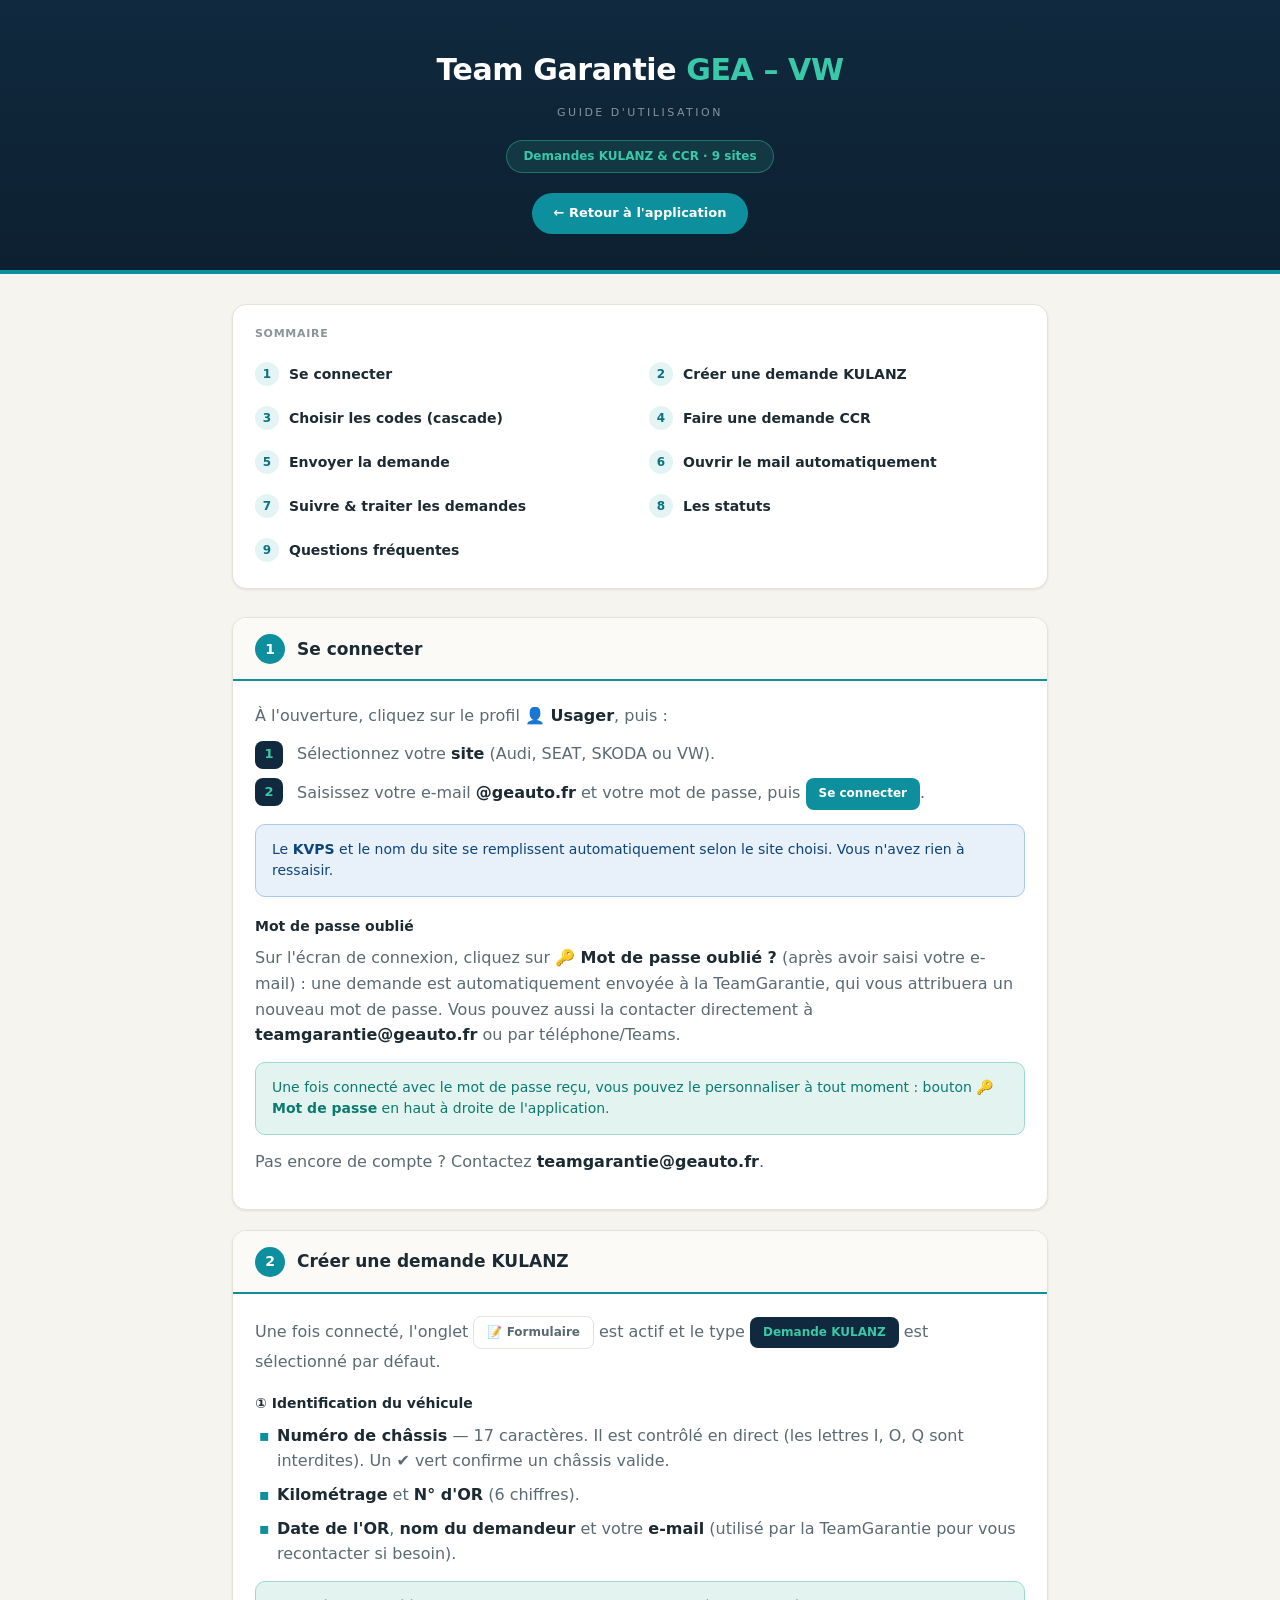
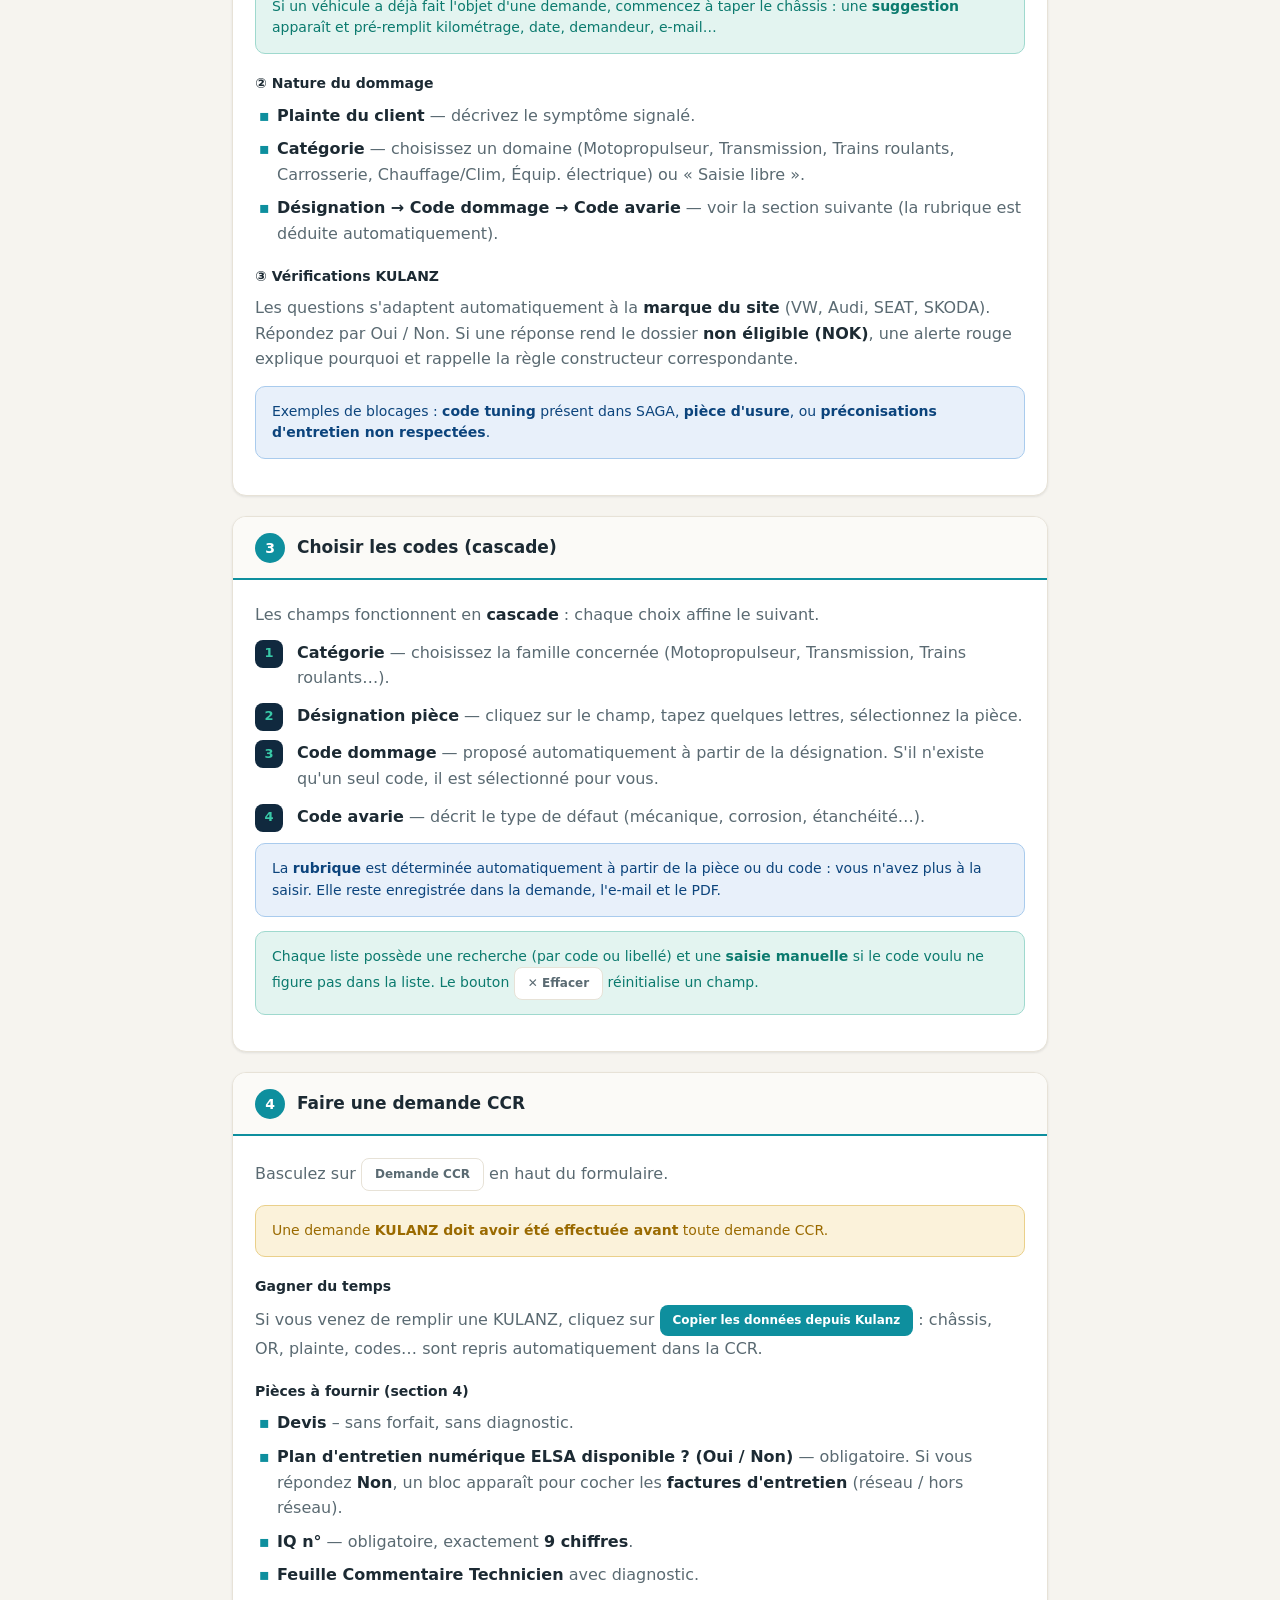
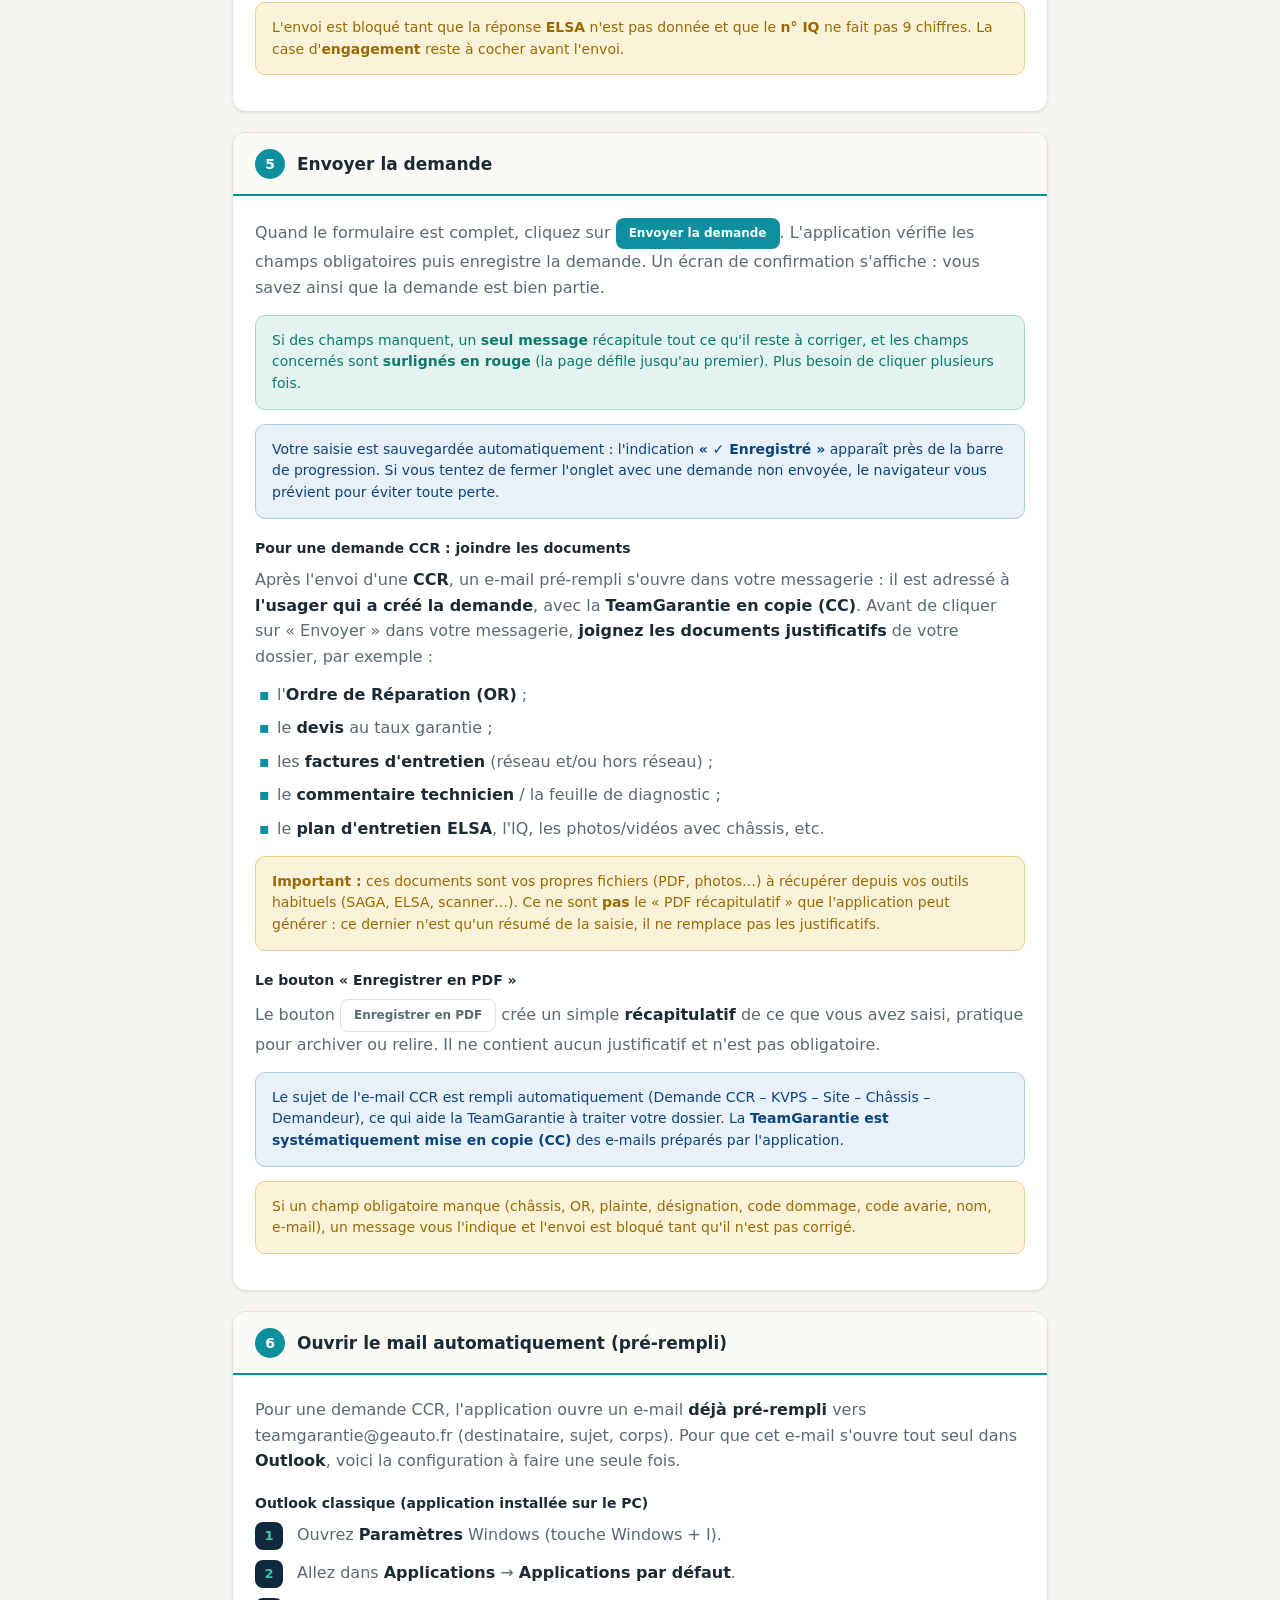
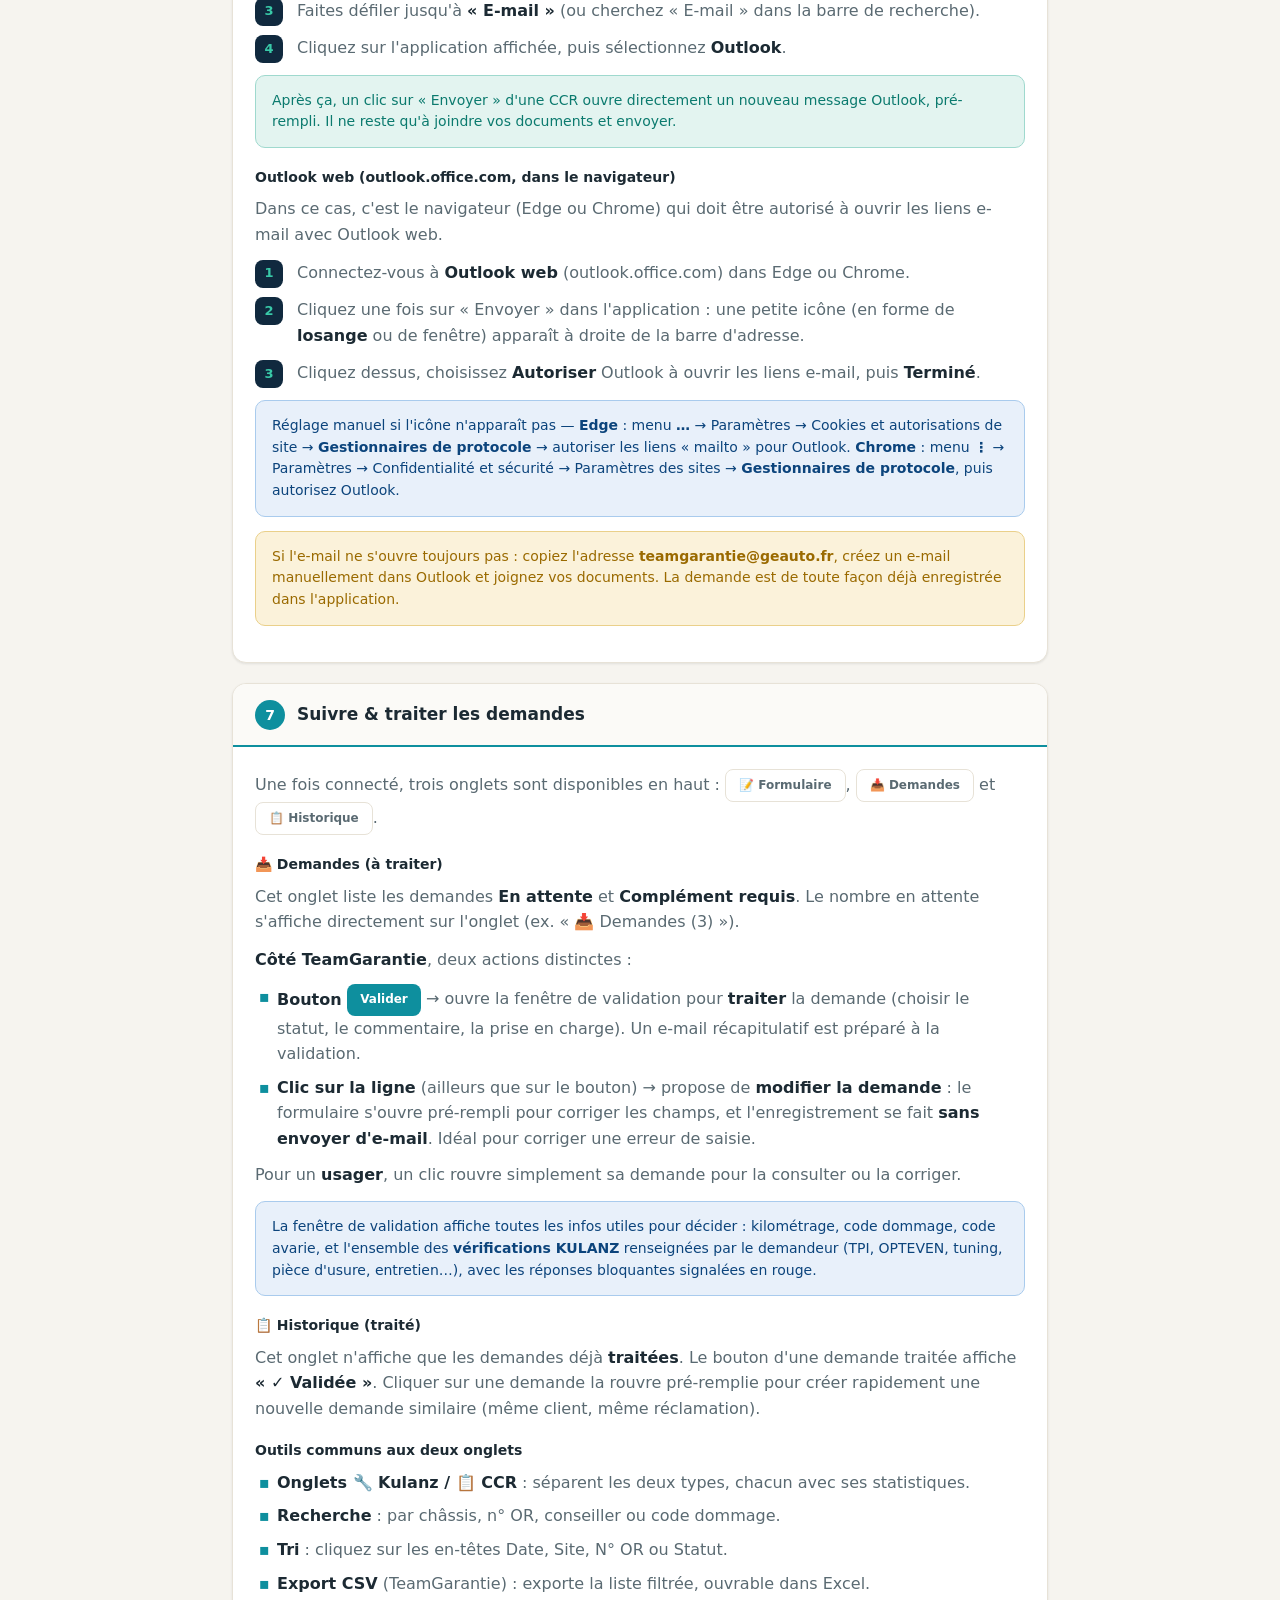
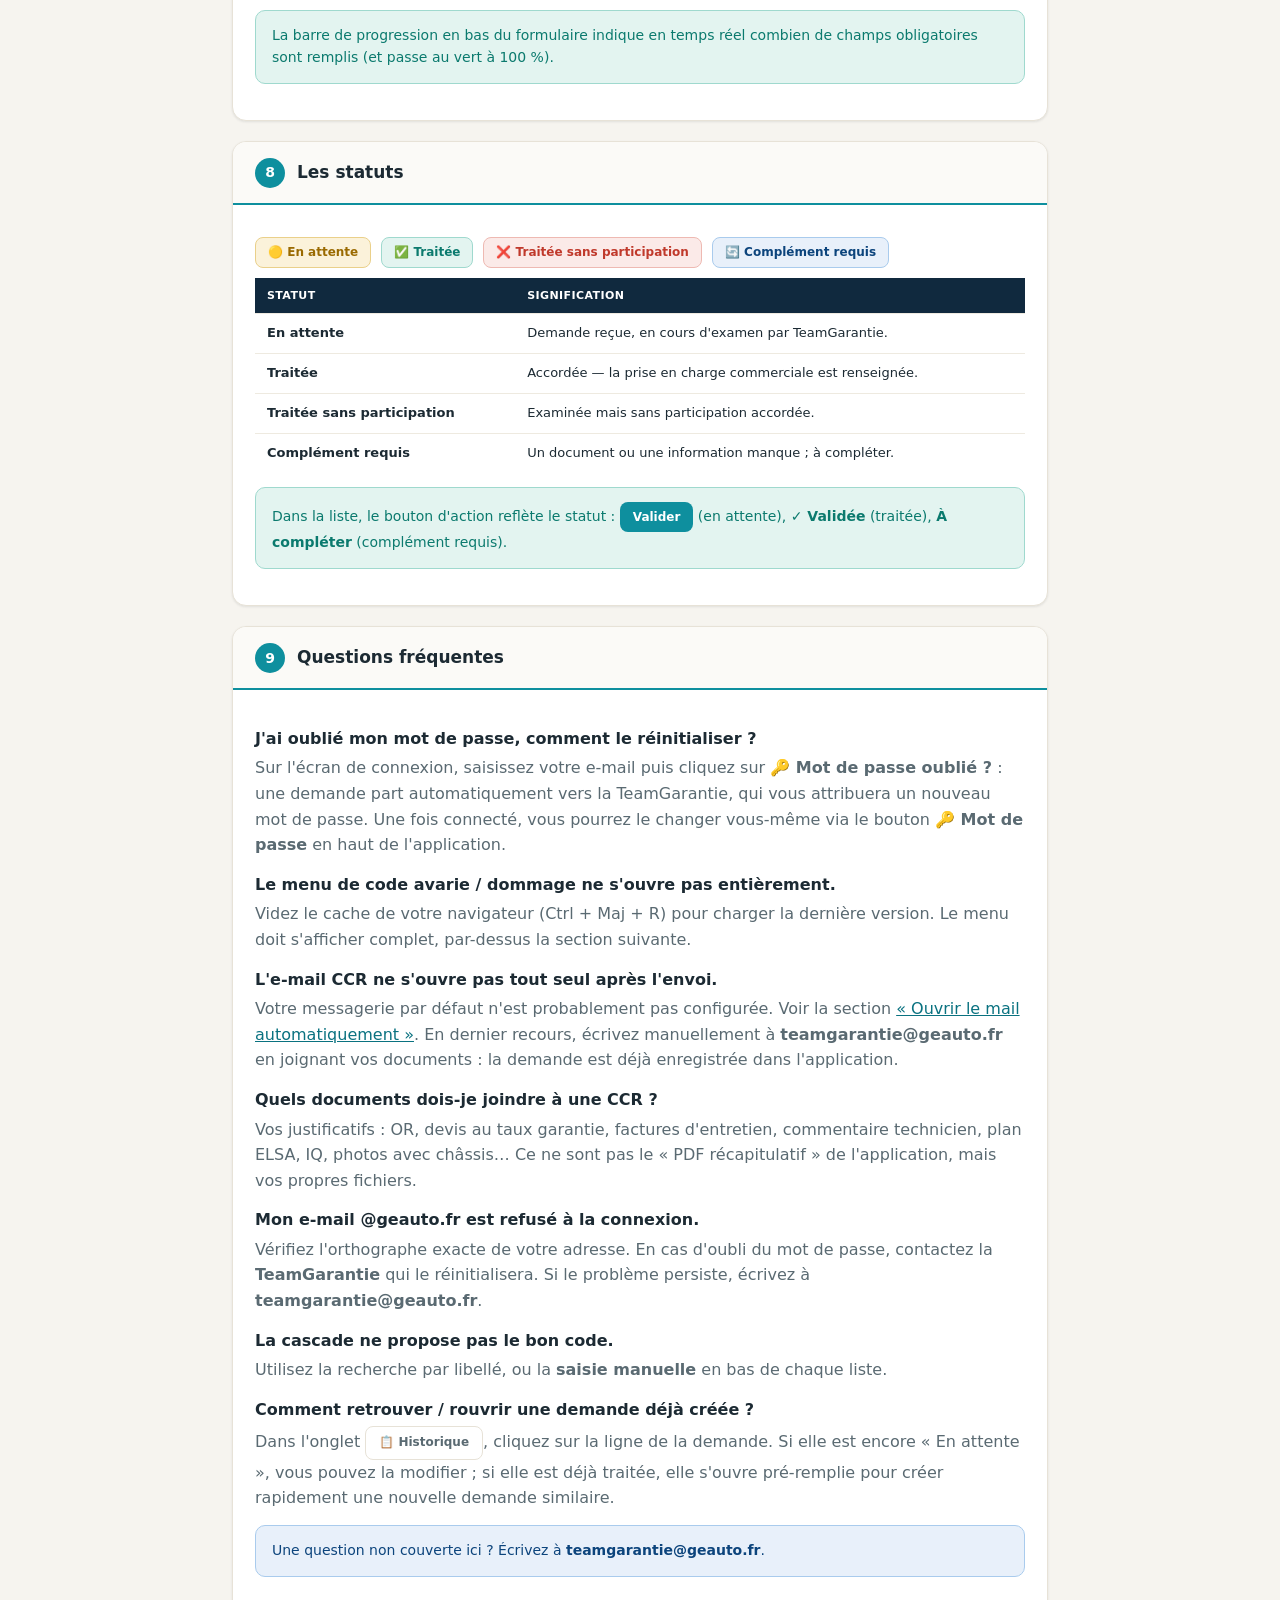
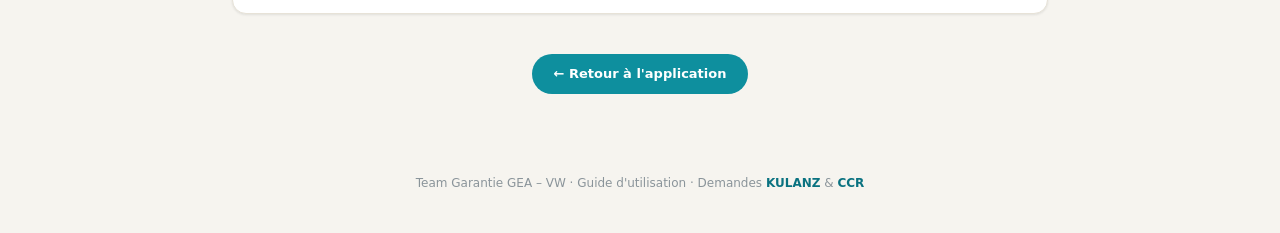
<file: tuto.html>
<!DOCTYPE html>
<html lang="fr">
<head>
<meta charset="UTF-8">
<link rel="icon" href="data:,">
<meta name="viewport" content="width=device-width,initial-scale=1">
<title>Guide d'utilisation — Team Garantie GEA – VW</title>
<meta name="theme-color" content="#0E8F9E">
<style>
:root{
  --bg:#F6F4EF;--bg2:#FBFAF7;--card:#fff;--line:#E7E2D7;--line2:#EEEAE0;
  --ink:#1C2A33;--ink-soft:#5A6A72;--muted:#8A949A;
  --navy:#10293E;--navy2:#1C3A52;
  --accent:#0E8F9E;--accent-d:#0A7280;--accent-soft:#E4F3F4;--accent-line:#A9DCE0;--mint:#39C9A8;
  --red:#C0392B;--red-soft:#FBEAE8;--red-line:#EEB9B2;
  --green:#0B7A6E;--green-soft:#E3F4F0;--green-line:#9FD9CE;
  --amber:#9A6A00;--amber-soft:#FBF2DA;--amber-line:#EAD08A;
  --info:#0C447C;--info-soft:#E8F0FA;--info-line:#A9CBED;
  --shadow:0 1px 3px rgba(28,42,51,.06),0 1px 2px rgba(28,42,51,.04);
  --shadow-md:0 6px 22px rgba(28,42,51,.10);
  --r:14px;--font:'Segoe UI',system-ui,-apple-system,sans-serif;
}
*{margin:0;padding:0;box-sizing:border-box}
html{scroll-behavior:smooth}
body{font-family:var(--font);background:var(--bg);color:var(--ink);line-height:1.6;-webkit-font-smoothing:antialiased}
a{color:var(--accent-d)}

/* En-tête */
.hero{
  background:linear-gradient(180deg,var(--navy),#0C2030);color:#fff;
  padding:46px 24px 40px;text-align:center;position:relative;overflow:hidden;
}
.hero::after{content:"";position:absolute;left:0;right:0;bottom:0;height:4px;background:var(--accent)}
.hero h1{font-size:30px;font-weight:700;letter-spacing:-.4px}
.hero h1 span{color:var(--mint)}
.hero .sub{font-size:11px;letter-spacing:2.5px;text-transform:uppercase;color:rgba(255,255,255,.5);margin-top:10px}
.hero .tag{display:inline-block;margin-top:18px;font-size:12px;font-weight:600;color:var(--mint);background:rgba(57,201,168,.12);border:1px solid rgba(57,201,168,.4);padding:6px 16px;border-radius:30px}
.back{display:inline-flex;align-items:center;gap:6px;margin-top:20px;font-size:13px;font-weight:700;color:#fff;background:var(--accent);padding:10px 22px;border-radius:30px;text-decoration:none;transition:background .18s}
.back:hover{background:var(--accent-d)}

.wrap{max-width:860px;margin:0 auto;padding:30px 22px 70px}

/* Sommaire */
.toc{background:var(--card);border:1px solid var(--line);border-radius:var(--r);box-shadow:var(--shadow);padding:20px 22px;margin-bottom:28px}
.toc h2{font-size:11px;font-weight:700;text-transform:uppercase;letter-spacing:.7px;color:var(--muted);margin-bottom:14px}
.toc ol{list-style:none;counter-reset:t;display:grid;grid-template-columns:1fr 1fr;gap:8px 18px}
.toc li{counter-increment:t}
.toc a{display:flex;align-items:center;gap:10px;text-decoration:none;color:var(--ink);font-size:14px;font-weight:600;padding:6px 0}
.toc a::before{content:counter(t);width:24px;height:24px;flex-shrink:0;display:flex;align-items:center;justify-content:center;background:var(--accent-soft);color:var(--accent-d);border-radius:50%;font-size:12px;font-weight:700}
.toc a:hover{color:var(--accent-d)}

/* Sections */
section{background:var(--card);border:1px solid var(--line);border-radius:var(--r);box-shadow:var(--shadow);margin-bottom:20px;overflow:hidden;scroll-margin-top:18px}
.s-head{display:flex;align-items:center;gap:12px;padding:16px 22px;background:var(--bg2);border-bottom:1px solid var(--accent-soft);position:relative}
.s-head::after{content:"";position:absolute;left:0;right:0;bottom:-1px;height:2px;background:var(--accent)}
.s-num{width:30px;height:30px;flex-shrink:0;background:var(--accent);color:#fff;border-radius:50%;display:flex;align-items:center;justify-content:center;font-size:14px;font-weight:700}
.s-head h2{font-size:17px;font-weight:700;color:var(--ink)}
.s-body{padding:22px}
.s-body p{margin-bottom:12px;color:var(--ink-soft)}
.s-body p strong{color:var(--ink)}
.s-body h3{font-size:14px;font-weight:700;color:var(--ink);margin:18px 0 8px}
.s-body h3:first-child{margin-top:0}

/* Étapes numérotées */
.steps{list-style:none;counter-reset:st;display:flex;flex-direction:column;gap:12px;margin:6px 0 4px}
.steps li{counter-increment:st;position:relative;padding-left:42px;color:var(--ink-soft)}
.steps li::before{content:counter(st);position:absolute;left:0;top:0;width:28px;height:28px;background:var(--navy);color:var(--mint);border-radius:8px;display:flex;align-items:center;justify-content:center;font-size:13px;font-weight:700}
.steps li strong{color:var(--ink)}

ul.bul{list-style:none;display:flex;flex-direction:column;gap:8px;margin:4px 0 10px}
ul.bul li{position:relative;padding-left:22px;color:var(--ink-soft)}
ul.bul li::before{content:"▪";position:absolute;left:4px;color:var(--accent)}
ul.bul li strong{color:var(--ink)}

/* Encadrés */
.note,.warn,.tip{border-radius:10px;padding:14px 16px;font-size:14px;line-height:1.55;margin:14px 0}
.note{background:var(--info-soft);border:1px solid var(--info-line);color:var(--info)}
.warn{background:var(--amber-soft);border:1px solid var(--amber-line);color:var(--amber)}
.tip{background:var(--green-soft);border:1px solid var(--green-line);color:var(--green)}
.note strong,.warn strong,.tip strong{font-weight:700}

/* Badges de statut (identiques à l'app) */
.badges{display:flex;flex-wrap:wrap;gap:10px;margin:10px 0}
.badge{padding:5px 12px;border-radius:8px;font-size:12px;font-weight:700;display:inline-flex;align-items:center;gap:5px}
.b-wait{background:var(--amber-soft);color:var(--amber);border:1px solid var(--amber-line)}
.b-ok{background:var(--green-soft);color:var(--green);border:1px solid var(--green-line)}
.b-no{background:var(--red-soft);color:var(--red);border:1px solid var(--red-line)}
.b-comp{background:var(--info-soft);color:var(--info);border:1px solid var(--info-line)}

/* Faux boutons illustratifs */
.demo{display:inline-flex;align-items:center;gap:6px;font-size:12px;font-weight:700;padding:6px 13px;border-radius:8px;vertical-align:middle}
.demo.teal{background:var(--accent);color:#fff}
.demo.navy{background:var(--navy);color:var(--mint)}
.demo.ghost{background:#fff;border:1.5px solid var(--line);color:var(--ink-soft)}

table.kv{width:100%;border-collapse:collapse;margin:10px 0;font-size:13px}
table.kv th,table.kv td{text-align:left;padding:9px 12px;border-bottom:1px solid var(--line2)}
table.kv th{background:var(--navy);color:#fff;font-size:11px;text-transform:uppercase;letter-spacing:.4px}
table.kv tr:last-child td{border-bottom:none}
table.kv td:first-child{font-weight:600;color:var(--ink)}

.faq dt{font-weight:700;color:var(--ink);margin-top:14px}
.faq dd{color:var(--ink-soft);margin-top:4px}

footer{text-align:center;color:var(--muted);font-size:12px;padding:10px 22px 40px}
footer strong{color:var(--accent-d)}

@media (max-width:600px){
  .toc ol{grid-template-columns:1fr}
  .hero h1{font-size:24px}
}
</style>
</head>
<body>

<div class="hero">
  <h1>Team Garantie <span>GEA – VW</span></h1>
  <div class="sub">Guide d'utilisation</div>
  <div class="tag">Demandes KULANZ &amp; CCR · 9 sites</div>
  <br>
  <a class="back" href="index.html">← Retour à l'application</a>
</div>

<div class="wrap">

  <!-- Sommaire -->
  <nav class="toc">
    <h2>Sommaire</h2>
    <ol>
      <li><a href="#connexion">Se connecter</a></li>
      <li><a href="#demande">Créer une demande KULANZ</a></li>
      <li><a href="#codes">Choisir les codes (cascade)</a></li>
      <li><a href="#ccr">Faire une demande CCR</a></li>
      <li><a href="#envoi">Envoyer la demande</a></li>
      <li><a href="#mailauto">Ouvrir le mail automatiquement</a></li>
      <li><a href="#suivi">Suivre &amp; traiter les demandes</a></li>
      <li><a href="#statuts">Les statuts</a></li>
      <li><a href="#faq">Questions fréquentes</a></li>
    </ol>
  </nav>

  <!-- 1. Connexion -->
  <section id="connexion">
    <div class="s-head"><div class="s-num">1</div><h2>Se connecter</h2></div>
    <div class="s-body">
      <p>À l'ouverture, cliquez sur le profil <strong>👤 Usager</strong>, puis :</p>
      <ol class="steps">
        <li>Sélectionnez votre <strong>site</strong> (Audi, SEAT, SKODA ou VW).</li>
        <li>Saisissez votre e-mail <strong>@geauto.fr</strong> et votre mot de passe, puis <span class="demo teal">Se connecter</span>.</li>
      </ol>
      <div class="note">Le <strong>KVPS</strong> et le nom du site se remplissent automatiquement selon le site choisi. Vous n'avez rien à ressaisir.</div>

      <h3>Mot de passe oublié</h3>
      <p>Sur l'écran de connexion, cliquez sur <strong>🔑 Mot de passe oublié ?</strong> (après avoir saisi votre e-mail) : une demande est automatiquement envoyée à la TeamGarantie, qui vous attribuera un nouveau mot de passe. Vous pouvez aussi la contacter directement à <strong>teamgarantie@geauto.fr</strong> ou par téléphone/Teams.</p>
      <div class="tip">Une fois connecté avec le mot de passe reçu, vous pouvez le personnaliser à tout moment : bouton <strong>🔑 Mot de passe</strong> en haut à droite de l'application.</div>

      <p>Pas encore de compte ? Contactez <strong>teamgarantie@geauto.fr</strong>.</p>
    </div>
  </section>

  <!-- 2. Demande KULANZ -->
  <section id="demande">
    <div class="s-head"><div class="s-num">2</div><h2>Créer une demande KULANZ</h2></div>
    <div class="s-body">
      <p>Une fois connecté, l'onglet <span class="demo ghost">📝 Formulaire</span> est actif et le type <span class="demo navy">Demande KULANZ</span> est sélectionné par défaut.</p>

      <h3>① Identification du véhicule</h3>
      <ul class="bul">
        <li><strong>Numéro de châssis</strong> — 17 caractères. Il est contrôlé en direct (les lettres I, O, Q sont interdites). Un ✔ vert confirme un châssis valide.</li>
        <li><strong>Kilométrage</strong> et <strong>N° d'OR</strong> (6 chiffres).</li>
        <li><strong>Date de l'OR</strong>, <strong>nom du demandeur</strong> et votre <strong>e-mail</strong> (utilisé par la TeamGarantie pour vous recontacter si besoin).</li>
      </ul>
      <div class="tip">Si un véhicule a déjà fait l'objet d'une demande, commencez à taper le châssis : une <strong>suggestion</strong> apparaît et pré-remplit kilométrage, date, demandeur, e-mail…</div>

      <h3>② Nature du dommage</h3>
      <ul class="bul">
        <li><strong>Plainte du client</strong> — décrivez le symptôme signalé.</li>
        <li><strong>Catégorie</strong> — choisissez un domaine (Motopropulseur, Transmission, Trains roulants, Carrosserie, Chauffage/Clim, Équip. électrique) ou « Saisie libre ».</li>
        <li><strong>Désignation → Code dommage → Code avarie</strong> — voir la section suivante (la rubrique est déduite automatiquement).</li>
      </ul>

      <h3>③ Vérifications KULANZ</h3>
      <p>Les questions s'adaptent automatiquement à la <strong>marque du site</strong> (VW, Audi, SEAT, SKODA). Répondez par Oui / Non. Si une réponse rend le dossier <strong>non éligible (NOK)</strong>, une alerte rouge explique pourquoi et rappelle la règle constructeur correspondante.</p>
      <div class="note">Exemples de blocages : <strong>code tuning</strong> présent dans SAGA, <strong>pièce d'usure</strong>, ou <strong>préconisations d'entretien non respectées</strong>.</div>
    </div>
  </section>

  <!-- 3. Codes -->
  <section id="codes">
    <div class="s-head"><div class="s-num">3</div><h2>Choisir les codes (cascade)</h2></div>
    <div class="s-body">
      <p>Les champs fonctionnent en <strong>cascade</strong> : chaque choix affine le suivant.</p>
      <ol class="steps">
        <li><strong>Catégorie</strong> — choisissez la famille concernée (Motopropulseur, Transmission, Trains roulants…).</li>
        <li><strong>Désignation pièce</strong> — cliquez sur le champ, tapez quelques lettres, sélectionnez la pièce.</li>
        <li><strong>Code dommage</strong> — proposé automatiquement à partir de la désignation. S'il n'existe qu'un seul code, il est sélectionné pour vous.</li>
        <li><strong>Code avarie</strong> — décrit le type de défaut (mécanique, corrosion, étanchéité…).</li>
      </ol>
      <div class="note">La <strong>rubrique</strong> est déterminée automatiquement à partir de la pièce ou du code : vous n'avez plus à la saisir. Elle reste enregistrée dans la demande, l'e-mail et le PDF.</div>
      <div class="tip">Chaque liste possède une recherche (par code ou libellé) et une <strong>saisie manuelle</strong> si le code voulu ne figure pas dans la liste. Le bouton <span class="demo ghost">✕ Effacer</span> réinitialise un champ.</div>
    </div>
  </section>

  <!-- 4. CCR -->
  <section id="ccr">
    <div class="s-head"><div class="s-num">4</div><h2>Faire une demande CCR</h2></div>
    <div class="s-body">
      <p>Basculez sur <span class="demo ghost">Demande CCR</span> en haut du formulaire.</p>
      <div class="warn">Une demande <strong>KULANZ doit avoir été effectuée avant</strong> toute demande CCR.</div>
      <h3>Gagner du temps</h3>
      <p>Si vous venez de remplir une KULANZ, cliquez sur <span class="demo teal">Copier les données depuis Kulanz</span> : châssis, OR, plainte, codes… sont repris automatiquement dans la CCR.</p>
      <h3>Pièces à fournir (section 4)</h3>
      <ul class="bul">
        <li><strong>Devis</strong> – sans forfait, sans diagnostic.</li>
        <li><strong>Plan d'entretien numérique ELSA disponible ? (Oui / Non)</strong> — obligatoire. Si vous répondez <strong>Non</strong>, un bloc apparaît pour cocher les <strong>factures d'entretien</strong> (réseau / hors réseau).</li>
        <li><strong>IQ n°</strong> — obligatoire, exactement <strong>9 chiffres</strong>.</li>
        <li><strong>Feuille Commentaire Technicien</strong> avec diagnostic.</li>
      </ul>
      <div class="warn">L'envoi est bloqué tant que la réponse <strong>ELSA</strong> n'est pas donnée et que le <strong>n° IQ</strong> ne fait pas 9 chiffres. La case d'<strong>engagement</strong> reste à cocher avant l'envoi.</div>
    </div>
  </section>

  <!-- 5. Envoi -->
  <section id="envoi">
    <div class="s-head"><div class="s-num">5</div><h2>Envoyer la demande</h2></div>
    <div class="s-body">
      <p>Quand le formulaire est complet, cliquez sur <span class="demo teal">Envoyer la demande</span>. L'application vérifie les champs obligatoires puis enregistre la demande. Un écran de confirmation s'affiche : vous savez ainsi que la demande est bien partie.</p>
      <div class="tip">Si des champs manquent, un <strong>seul message</strong> récapitule tout ce qu'il reste à corriger, et les champs concernés sont <strong>surlignés en rouge</strong> (la page défile jusqu'au premier). Plus besoin de cliquer plusieurs fois.</div>
      <div class="note">Votre saisie est sauvegardée automatiquement : l'indication <strong>« ✓ Enregistré »</strong> apparaît près de la barre de progression. Si vous tentez de fermer l'onglet avec une demande non envoyée, le navigateur vous prévient pour éviter toute perte.</div>

      <h3>Pour une demande CCR : joindre les documents</h3>
      <p>Après l'envoi d'une <strong>CCR</strong>, un e-mail pré-rempli s'ouvre dans votre messagerie : il est adressé à <strong>l'usager qui a créé la demande</strong>, avec la <strong>TeamGarantie en copie (CC)</strong>. Avant de cliquer sur « Envoyer » dans votre messagerie, <strong>joignez les documents justificatifs</strong> de votre dossier, par exemple :</p>
      <ul class="bul">
        <li>l'<strong>Ordre de Réparation (OR)</strong> ;</li>
        <li>le <strong>devis</strong> au taux garantie ;</li>
        <li>les <strong>factures d'entretien</strong> (réseau et/ou hors réseau) ;</li>
        <li>le <strong>commentaire technicien</strong> / la feuille de diagnostic ;</li>
        <li>le <strong>plan d'entretien ELSA</strong>, l'IQ, les photos/vidéos avec châssis, etc.</li>
      </ul>
      <div class="warn"><strong>Important :</strong> ces documents sont vos propres fichiers (PDF, photos…) à récupérer depuis vos outils habituels (SAGA, ELSA, scanner…). Ce ne sont <strong>pas</strong> le « PDF récapitulatif » que l'application peut générer : ce dernier n'est qu'un résumé de la saisie, il ne remplace pas les justificatifs.</div>

      <h3>Le bouton « Enregistrer en PDF »</h3>
      <p>Le bouton <span class="demo ghost">Enregistrer en PDF</span> crée un simple <strong>récapitulatif</strong> de ce que vous avez saisi, pratique pour archiver ou relire. Il ne contient aucun justificatif et n'est pas obligatoire.</p>

      <div class="note">Le sujet de l'e-mail CCR est rempli automatiquement (Demande CCR – KVPS – Site – Châssis – Demandeur), ce qui aide la TeamGarantie à traiter votre dossier. La <strong>TeamGarantie est systématiquement mise en copie (CC)</strong> des e-mails préparés par l'application.</div>
      <div class="warn">Si un champ obligatoire manque (châssis, OR, plainte, désignation, code dommage, code avarie, nom, e-mail), un message vous l'indique et l'envoi est bloqué tant qu'il n'est pas corrigé.</div>
    </div>
  </section>

  <!-- 6. Ouvrir le mail automatiquement -->
  <section id="mailauto">
    <div class="s-head"><div class="s-num">6</div><h2>Ouvrir le mail automatiquement (pré-rempli)</h2></div>
    <div class="s-body">
      <p>Pour une demande CCR, l'application ouvre un e-mail <strong>déjà pré-rempli</strong> vers teamgarantie@geauto.fr (destinataire, sujet, corps). Pour que cet e-mail s'ouvre tout seul dans <strong>Outlook</strong>, voici la configuration à faire une seule fois.</p>

      <h3>Outlook classique (application installée sur le PC)</h3>
      <ol class="steps">
        <li>Ouvrez <strong>Paramètres</strong> Windows (touche Windows + I).</li>
        <li>Allez dans <strong>Applications</strong> → <strong>Applications par défaut</strong>.</li>
        <li>Faites défiler jusqu'à <strong>« E-mail »</strong> (ou cherchez « E-mail » dans la barre de recherche).</li>
        <li>Cliquez sur l'application affichée, puis sélectionnez <strong>Outlook</strong>.</li>
      </ol>
      <div class="tip">Après ça, un clic sur « Envoyer » d'une CCR ouvre directement un nouveau message Outlook, pré-rempli. Il ne reste qu'à joindre vos documents et envoyer.</div>

      <h3>Outlook web (outlook.office.com, dans le navigateur)</h3>
      <p>Dans ce cas, c'est le navigateur (Edge ou Chrome) qui doit être autorisé à ouvrir les liens e-mail avec Outlook web.</p>
      <ol class="steps">
        <li>Connectez-vous à <strong>Outlook web</strong> (outlook.office.com) dans Edge ou Chrome.</li>
        <li>Cliquez une fois sur « Envoyer » dans l'application : une petite icône (en forme de <strong>losange</strong> ou de fenêtre) apparaît à droite de la barre d'adresse.</li>
        <li>Cliquez dessus, choisissez <strong>Autoriser</strong> Outlook à ouvrir les liens e-mail, puis <strong>Terminé</strong>.</li>
      </ol>
      <div class="note">Réglage manuel si l'icône n'apparaît pas — <strong>Edge</strong> : menu <strong>…</strong> → Paramètres → Cookies et autorisations de site → <strong>Gestionnaires de protocole</strong> → autoriser les liens « mailto » pour Outlook. <strong>Chrome</strong> : menu <strong>⋮</strong> → Paramètres → Confidentialité et sécurité → Paramètres des sites → <strong>Gestionnaires de protocole</strong>, puis autorisez Outlook.</div>

      <div class="warn">Si l'e-mail ne s'ouvre toujours pas : copiez l'adresse <strong>teamgarantie@geauto.fr</strong>, créez un e-mail manuellement dans Outlook et joignez vos documents. La demande est de toute façon déjà enregistrée dans l'application.</div>
    </div>
  </section>

  <!-- 7. Suivi -->
  <section id="suivi">
    <div class="s-head"><div class="s-num">7</div><h2>Suivre &amp; traiter les demandes</h2></div>
    <div class="s-body">
      <p>Une fois connecté, trois onglets sont disponibles en haut : <span class="demo ghost">📝 Formulaire</span>, <span class="demo ghost">📥 Demandes</span> et <span class="demo ghost">📋 Historique</span>.</p>

      <h3>📥 Demandes (à traiter)</h3>
      <p>Cet onglet liste les demandes <strong>En attente</strong> et <strong>Complément requis</strong>. Le nombre en attente s'affiche directement sur l'onglet (ex. « 📥 Demandes (3) »).</p>
      <p><strong>Côté TeamGarantie</strong>, deux actions distinctes :</p>
      <ul class="bul">
        <li><strong>Bouton <span class="demo teal">Valider</span></strong> → ouvre la fenêtre de validation pour <strong>traiter</strong> la demande (choisir le statut, le commentaire, la prise en charge). Un e-mail récapitulatif est préparé à la validation.</li>
        <li><strong>Clic sur la ligne</strong> (ailleurs que sur le bouton) → propose de <strong>modifier la demande</strong> : le formulaire s'ouvre pré-rempli pour corriger les champs, et l'enregistrement se fait <strong>sans envoyer d'e-mail</strong>. Idéal pour corriger une erreur de saisie.</li>
      </ul>
      <p>Pour un <strong>usager</strong>, un clic rouvre simplement sa demande pour la consulter ou la corriger.</p>
      <div class="note">La fenêtre de validation affiche toutes les infos utiles pour décider : kilométrage, code dommage, code avarie, et l'ensemble des <strong>vérifications KULANZ</strong> renseignées par le demandeur (TPI, OPTEVEN, tuning, pièce d'usure, entretien…), avec les réponses bloquantes signalées en rouge.</div>

      <h3>📋 Historique (traité)</h3>
      <p>Cet onglet n'affiche que les demandes déjà <strong>traitées</strong>. Le bouton d'une demande traitée affiche <strong>« ✓ Validée »</strong>. Cliquer sur une demande la rouvre pré-remplie pour créer rapidement une nouvelle demande similaire (même client, même réclamation).</p>

      <h3>Outils communs aux deux onglets</h3>
      <ul class="bul">
        <li><strong>Onglets 🔧 Kulanz / 📋 CCR</strong> : séparent les deux types, chacun avec ses statistiques.</li>
        <li><strong>Recherche</strong> : par châssis, n° OR, conseiller ou code dommage.</li>
        <li><strong>Tri</strong> : cliquez sur les en-têtes Date, Site, N° OR ou Statut.</li>
        <li><strong>Export CSV</strong> (TeamGarantie) : exporte la liste filtrée, ouvrable dans Excel.</li>
      </ul>
      <div class="tip">La barre de progression en bas du formulaire indique en temps réel combien de champs obligatoires sont remplis (et passe au vert à 100 %).</div>
    </div>
  </section>

  <!-- 8. Statuts -->
  <section id="statuts">
    <div class="s-head"><div class="s-num">8</div><h2>Les statuts</h2></div>
    <div class="s-body">
      <div class="badges">
        <span class="badge b-wait">🟡 En attente</span>
        <span class="badge b-ok">✅ Traitée</span>
        <span class="badge b-no">❌ Traitée sans participation</span>
        <span class="badge b-comp">🔄 Complément requis</span>
      </div>
      <table class="kv">
        <tr><th>Statut</th><th>Signification</th></tr>
        <tr><td>En attente</td><td>Demande reçue, en cours d'examen par TeamGarantie.</td></tr>
        <tr><td>Traitée</td><td>Accordée — la prise en charge commerciale est renseignée.</td></tr>
        <tr><td>Traitée sans participation</td><td>Examinée mais sans participation accordée.</td></tr>
        <tr><td>Complément requis</td><td>Un document ou une information manque ; à compléter.</td></tr>
      </table>
      <div class="tip">Dans la liste, le bouton d'action reflète le statut : <span class="demo teal">Valider</span> (en attente), <strong>✓ Validée</strong> (traitée), <strong>À compléter</strong> (complément requis).</div>
    </div>
  </section>

  <!-- 9. FAQ -->
  <section id="faq">
    <div class="s-head"><div class="s-num">9</div><h2>Questions fréquentes</h2></div>
    <div class="s-body">
      <dl class="faq">
        <dt>J'ai oublié mon mot de passe, comment le réinitialiser ?</dt>
        <dd>Sur l'écran de connexion, saisissez votre e-mail puis cliquez sur <strong>🔑 Mot de passe oublié ?</strong> : une demande part automatiquement vers la TeamGarantie, qui vous attribuera un nouveau mot de passe. Une fois connecté, vous pourrez le changer vous-même via le bouton <strong>🔑 Mot de passe</strong> en haut de l'application.</dd>

        <dt>Le menu de code avarie / dommage ne s'ouvre pas entièrement.</dt>
        <dd>Videz le cache de votre navigateur (Ctrl + Maj + R) pour charger la dernière version. Le menu doit s'afficher complet, par-dessus la section suivante.</dd>

        <dt>L'e-mail CCR ne s'ouvre pas tout seul après l'envoi.</dt>
        <dd>Votre messagerie par défaut n'est probablement pas configurée. Voir la section <a href="#mailauto">« Ouvrir le mail automatiquement »</a>. En dernier recours, écrivez manuellement à <strong>teamgarantie@geauto.fr</strong> en joignant vos documents : la demande est déjà enregistrée dans l'application.</dd>

        <dt>Quels documents dois-je joindre à une CCR ?</dt>
        <dd>Vos justificatifs : OR, devis au taux garantie, factures d'entretien, commentaire technicien, plan ELSA, IQ, photos avec châssis… Ce ne sont pas le « PDF récapitulatif » de l'application, mais vos propres fichiers.</dd>

        <dt>Mon e-mail @geauto.fr est refusé à la connexion.</dt>
        <dd>Vérifiez l'orthographe exacte de votre adresse. En cas d'oubli du mot de passe, contactez la <strong>TeamGarantie</strong> qui le réinitialisera. Si le problème persiste, écrivez à <strong>teamgarantie@geauto.fr</strong>.</dd>

        <dt>La cascade ne propose pas le bon code.</dt>
        <dd>Utilisez la recherche par libellé, ou la <strong>saisie manuelle</strong> en bas de chaque liste.</dd>

        <dt>Comment retrouver / rouvrir une demande déjà créée ?</dt>
        <dd>Dans l'onglet <span class="demo ghost">📋 Historique</span>, cliquez sur la ligne de la demande. Si elle est encore « En attente », vous pouvez la modifier ; si elle est déjà traitée, elle s'ouvre pré-remplie pour créer rapidement une nouvelle demande similaire.</dd>
      </dl>
      <div class="note">Une question non couverte ici ? Écrivez à <strong>teamgarantie@geauto.fr</strong>.</div>
    </div>
  </section>

  <div style="text-align:center;margin-top:8px">
    <a class="back" href="index.html">← Retour à l'application</a>
  </div>
</div>

<footer>
  Team Garantie GEA – VW · Guide d'utilisation · Demandes <strong>KULANZ</strong> &amp; <strong>CCR</strong>
</footer>

</body>
</html>
</file>
